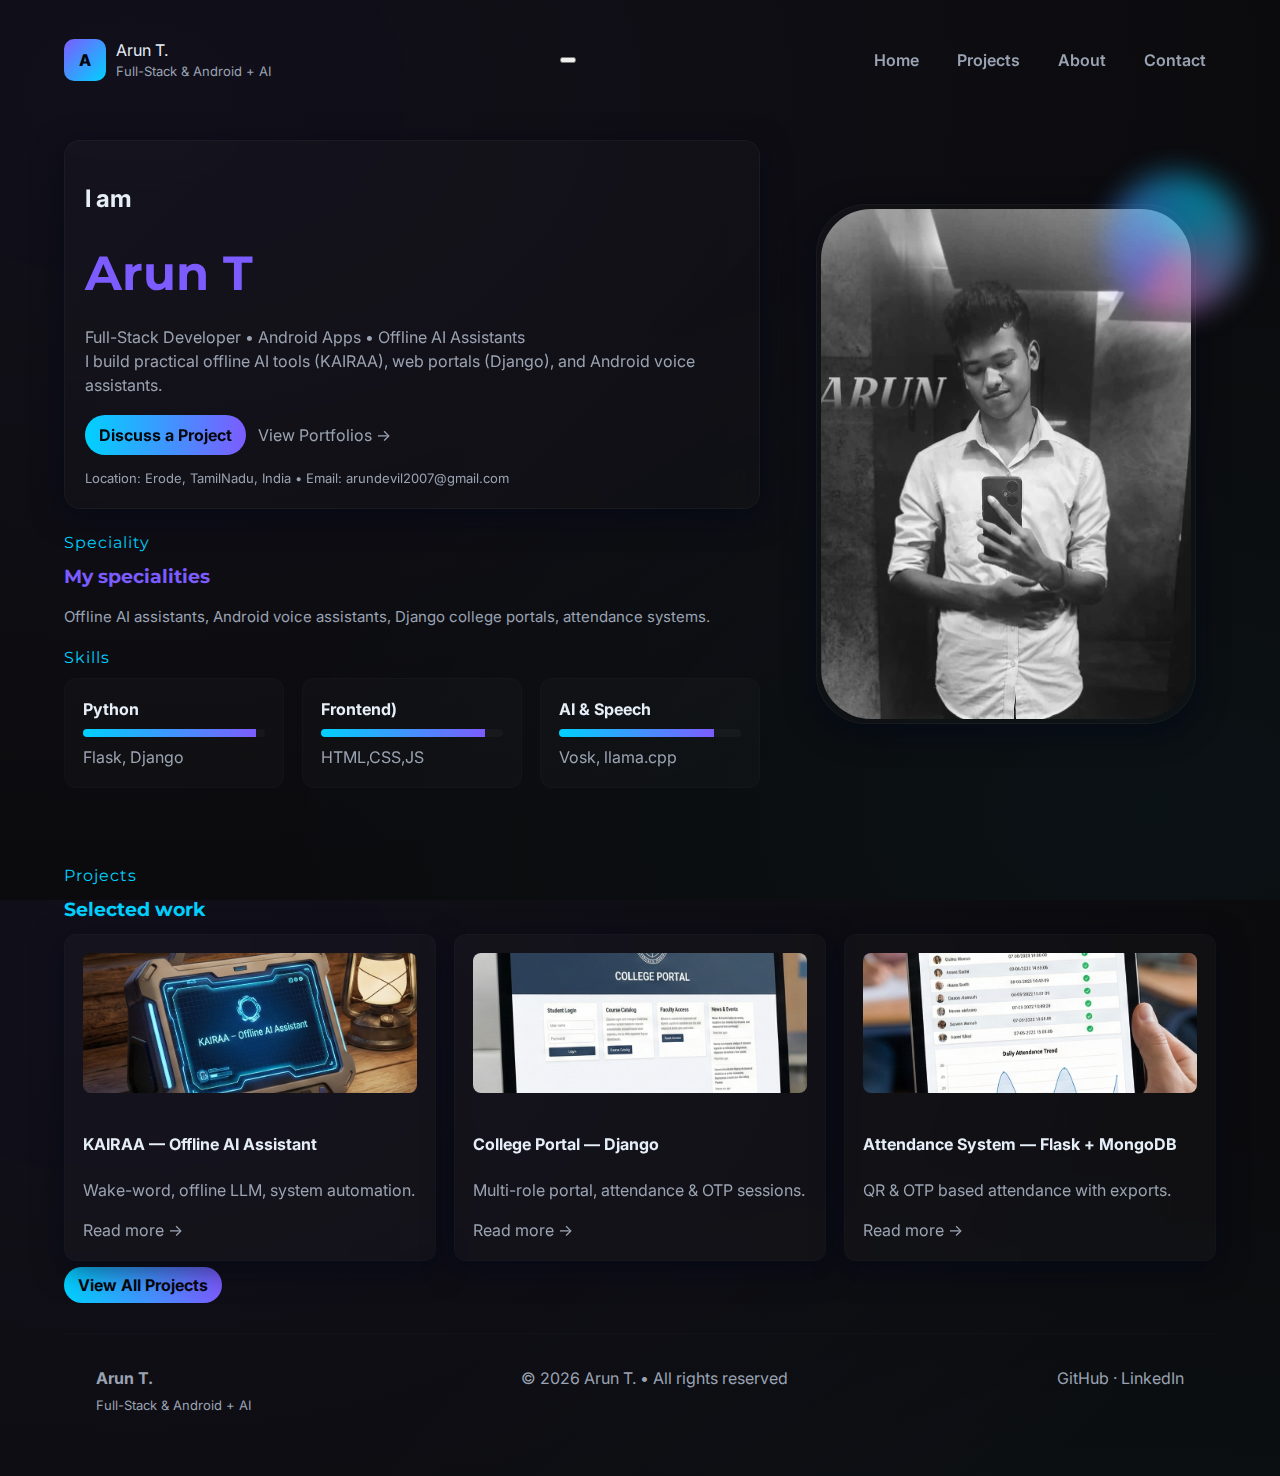
<file: index.html>
<!doctype html>
<html lang="en">
<head>
  <meta charset="utf-8"><meta name="viewport" content="width=device-width,initial-scale=1">
  <title>Arun T. — Portfolio</title>
  <link rel="stylesheet" href="styles.css">
  <link href="https://fonts.googleapis.com/css2?family=Inter:wght@300;400;600;700&family=Montserrat:wght@600;700&display=swap" rel="stylesheet">
</head>
<body>
  <div class="container">
    <div class="container nav">
  <div class="brand">
    <div class="logo">A</div>
    <div>
      <div class="brand-name">Arun T.</div>
      <div class="ssmall muted">Full-Stack & Android + AI</div>
    </div>
  </div>

  <!-- NAV BUTTON (mobile toggle) -->
  <button class="nav-toggle" aria-controls="primary-navigation" aria-expanded="false" aria-label="Toggle navigation">
    <span class="hamburger"></span>
  </button>

  <!-- NAV LINKS -->
  <nav id="primary-navigation" class="nav-links" aria-label="Main navigation">
    <a href="index.html">Home</a>
    <a href="projects.html">Projects</a>
    <a href="about.html">About</a>
    <a href="contact.html">Contact</a>
  </nav>
</div>


    <!-- HERO -->
    <header id="home" class="hero">
      <div class="hero-left">
        <div class="glass">
          <h2>I am </h2>
          <h1><span class="name">Arun T</span></h1>
          <p class="hero-sub">Full-Stack Developer • Android Apps • Offline AI Assistants<br>
            I build practical offline AI tools (KAIRAA), web portals (Django), and Android voice assistants.</p>
          <div class="hero-ctas">
            <a href="contact.html" class="btn-cta">Discuss a Project</a>
            <a href="projects.html" class="muted" style="align-self:center">View Portfolios →</a>
          </div>
          <div style="margin-top:14px" class="ssmall muted">Location: Erode, TamilNadu, India • Email: arundevil2007@gmail.com</div>
        </div>

        <!-- SPECIALITIES PREVIEW -->
        <section style="margin-top:22px">
          <div class="section-title">Speciality</div>
          <h3 style="margin:6px 0 0;font-family:Montserrat;color:var(--accent-1)">My specialities</h3>
          <p class="subtle">Offline AI assistants, Android voice assistants, Django college portals, attendance systems.</p>
        </section>

        <!-- SKILLS PREVIEW -->
        <section style="margin-top:18px">
          <div class="section-title">Skills</div>
          <div class="skills-grid">
            <div class="skill-card">
              <div class="skill-name">Python</div>
              <div class="progress"><i style="width:95%"></i></div>
              <div class="muted" style="margin-top:8px">Flask, Django</div>
            </div>

            <div class="skill-card">
              <div class="skill-name">Frontend)</div>
              <div class="progress"><i style="width:90%"></i></div>
              <div class="muted" style="margin-top:8px">HTML,CSS,JS</div>
            </div>

            <div class="skill-card">
              <div class="skill-name">AI & Speech</div>
              <div class="progress"><i style="width:85%"></i></div>
              <div class="muted" style="margin-top:8px">Vosk, llama.cpp</div>
            </div>

            
          </div>
        </section>

      </div>

      <div class="profile-wrap">
        <div class="profile-card glass profile-rounded">
            <img src="assets\profile.jpg" alt="Arun T. — profile">
        </div>

        <div class="neon-ring" aria-hidden="true"></div>
      </div>
    </header>

    <!-- Projects preview -->
    <section style="margin-top:28px">
      <div class="section-title">Projects</div>
      <h3 style="margin:6px 0 10px;font-family:Montserrat;color:var(--accent-2)">Selected work</h3>
      <div class="projects-grid">
        <div class="project glass">
          <img src="assets\p1.png" alt="KAIRAA">
          <h4>KAIRAA — Offline AI Assistant</h4>
          <p class="muted">Wake-word, offline LLM, system automation.</p>
          <div style="margin-top:10px"><a href="projects.html#project-kairaa" class="muted">Read more →</a></div>
        </div>

        <div class="project glass">
          <img src="assets\p2.png" alt="College Portal">
          <h4>College Portal — Django</h4>
          <p class="muted">Multi-role portal, attendance & OTP sessions.</p>
          <div style="margin-top:10px"><a href="projects.html#project-portal" class="muted">Read more →</a></div>
        </div>

        <div class="project glass">
          <img src="assets/p3.png" alt="Attendance">
          <h4>Attendance System — Flask + MongoDB</h4>
          <p class="muted">QR & OTP based attendance with exports.</p>
          <div style="margin-top:10px"><a href="projects.html#project-attendance" class="muted">Read more →</a></div>
        </div>
      </div>
      <div style="margin-top:12px"><a href="projects.html" class="btn-cta">View All Projects</a></div>
    </section>

    <!-- Footer -->
    <footer>
      <div style="display:flex;justify-content:space-between;align-items:flex-start;flex-wrap:wrap;gap:18px">
        <div>
          <div style="font-weight:700">Arun T.</div>
          <div class="ssmall muted" style="margin-top:6px">Full-Stack & Android + AI</div>
        </div>

        <div class="muted">© <span id="year"></span> Arun T. • All rights reserved</div>

        <div><a href="https://github.com/your" class="muted">GitHub</a> · <a href="https://linkedin.com/in/your" class="muted">LinkedIn</a></div>
      </div>
    </footer>

  </div>

  <script src="script.js" defer></script>
</body>
</html>
</file>
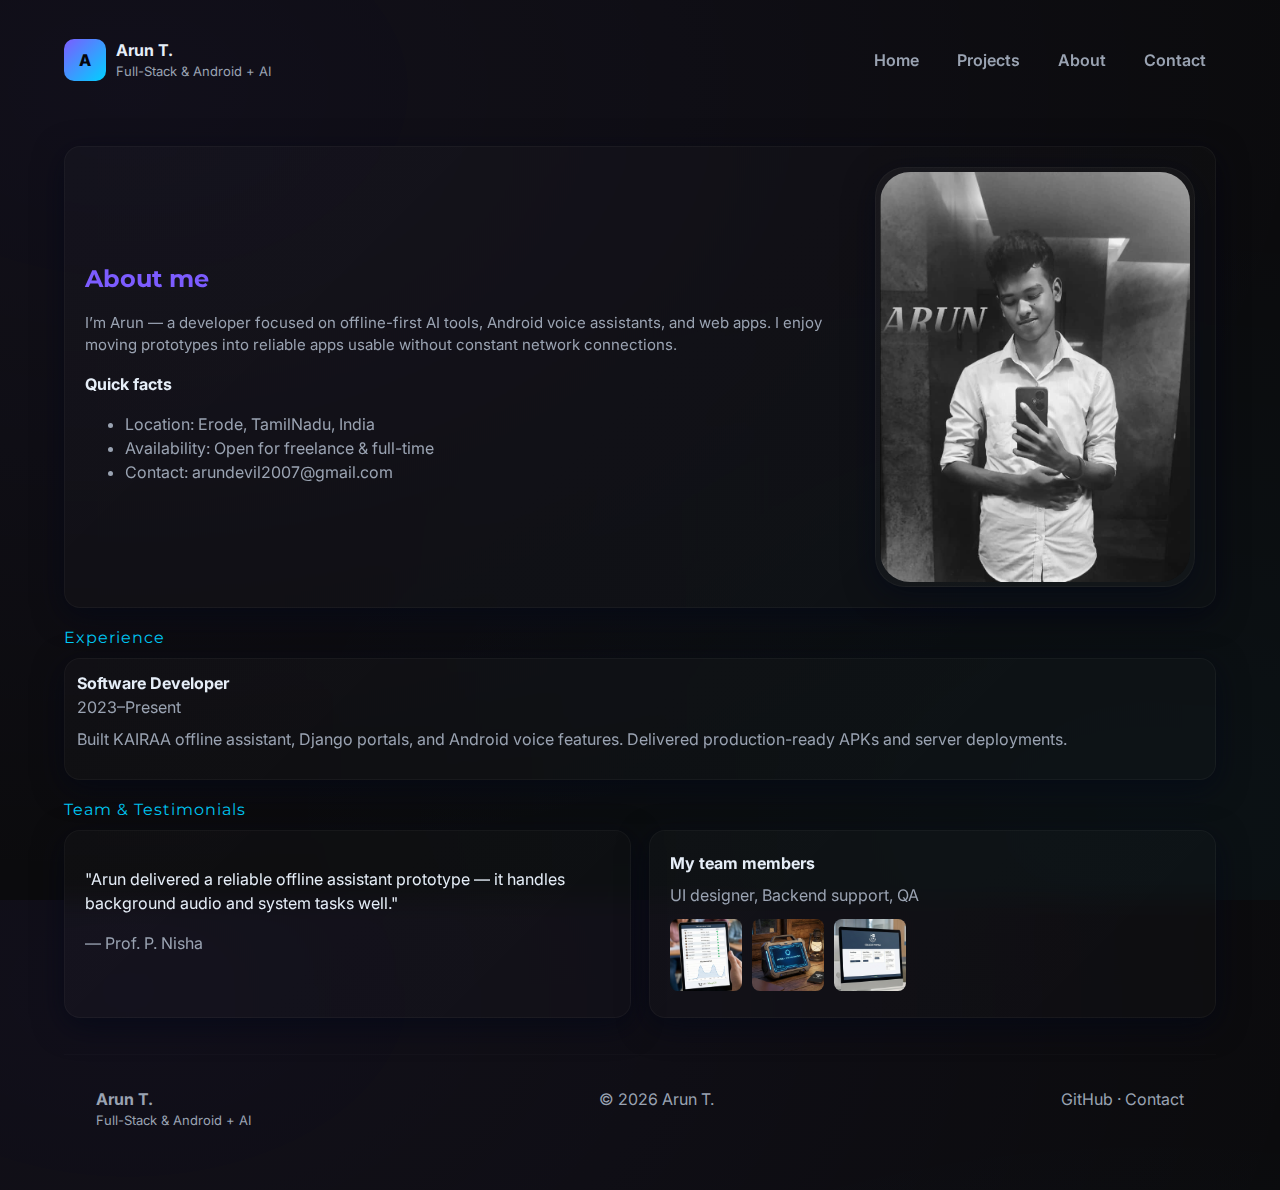
<file: about.html>
<!doctype html>
<html lang="en">
<head>
  <meta charset="utf-8"><meta name="viewport" content="width=device-width,initial-scale=1">
  <title>About — Arun T.</title>
  <link rel="stylesheet" href="styles.css">
  <link href="https://fonts.googleapis.com/css2?family=Inter:wght@300;400;600;700&family=Montserrat:wght@600;700&display=swap" rel="stylesheet">
</head>
<body>
  <div class="container">
    <nav class="nav">
      <div class="brand"><div class="logo">A</div><div><div style="font-weight:700">Arun T.</div><div class="ssmall">Full-Stack & Android + AI</div></div></div>
      <div class="nav-links">
        <a href="index.html">Home</a>
        <a href="projects.html">Projects</a>
        <a href="about.html" class="active">About</a>
        <a href="contact.html">Contact</a>
      </div>
    </nav>

    <main style="padding-top:18px">
      <section id="about" class="glass">
        <div style="display:flex;gap:18px;align-items:center;flex-wrap:wrap">
          <div style="flex:1;min-width:260px">
            <h2 style="font-family:Montserrat;color:var(--accent-1);margin:6px 0 6px">About me</h2>
            <p class="subtle">I’m Arun — a developer focused on offline-first AI tools, Android voice assistants, and web apps. I enjoy moving prototypes into reliable apps usable without constant network connections.</p>

            <div style="margin-top:12px">
              <strong>Quick facts</strong>
              <ul class="muted">
                <li>Location: Erode, TamilNadu, India</li>
                <li>Availability: Open for freelance & full-time</li>
                <li>Contact: arundevil2007@gmail.com</li>
              </ul>
            </div>
          </div>

          <div style="width:320px">
            <div class="profile-card glass profile-rounded about-profile">
                <img src="assets/profile.jpg" alt="Arun T. – profile">
            </div>

          </div>
        </div>
      </section>

      <!-- Experience -->
      <section style="margin-top:18px">
        <div class="section-title">Experience</div>
        <div style="display:grid;gap:12px">
          <div class="glass" style="padding:12px">
            <strong>Software Developer</strong><br><span class="muted">2023–Present</span>
            <p class="muted" style="margin-top:8px">Built KAIRAA offline assistant, Django portals, and Android voice features. Delivered production-ready APKs and server deployments.</p>
          </div>
      </section>

      <!-- Team / Testimonials -->
      <section style="margin-top:18px">
        <div class="section-title">Team & Testimonials</div>
        <div style="display:grid;grid-template-columns:1fr 1fr;gap:18px;margin-top:8px">
          <div class="testimonial glass">
            <p>"Arun delivered a reliable offline assistant prototype — it handles background audio and system tasks well."</p>
            <div class="muted" style="margin-top:10px">— Prof. P. Nisha</div>
          </div>

          <div class="glass">
            <div style="font-weight:700">My team members</div>
            <div class="muted" style="margin-top:8px">UI designer, Backend support, QA</div>

            <div style="display:flex;gap:10px;margin-top:12px">
              <div style="width:72px"><img src="assets/p3.png" style="width:72px;height:72px;object-fit:cover;border-radius:8px" alt=""></div>
              <div style="width:72px"><img src="assets/p1.png" style="width:72px;height:72px;object-fit:cover;border-radius:8px" alt=""></div>
              <div style="width:72px"><img src="assets/p2.png" style="width:72px;height:72px;object-fit:cover;border-radius:8px" alt=""></div>
            </div>
          </div>
        </div>
      </section>

    </main>

    <footer>
      <div style="display:flex;justify-content:space-between;align-items:flex-start;flex-wrap:wrap;gap:18px">
        <div><div style="font-weight:700">Arun T.</div><div class="ssmall muted">Full-Stack & Android + AI</div></div>
        <div class="muted">© <span id="year"></span> Arun T.</div>
        <div><a href="https://github.com/ARUN-1-tech" class="muted">GitHub</a> · <a href="contact.html" class="muted">Contact</a></div>
      </div>
    </footer>
  </div>

  <script src="script.js" defer></script>
</body>
</html>
</file>
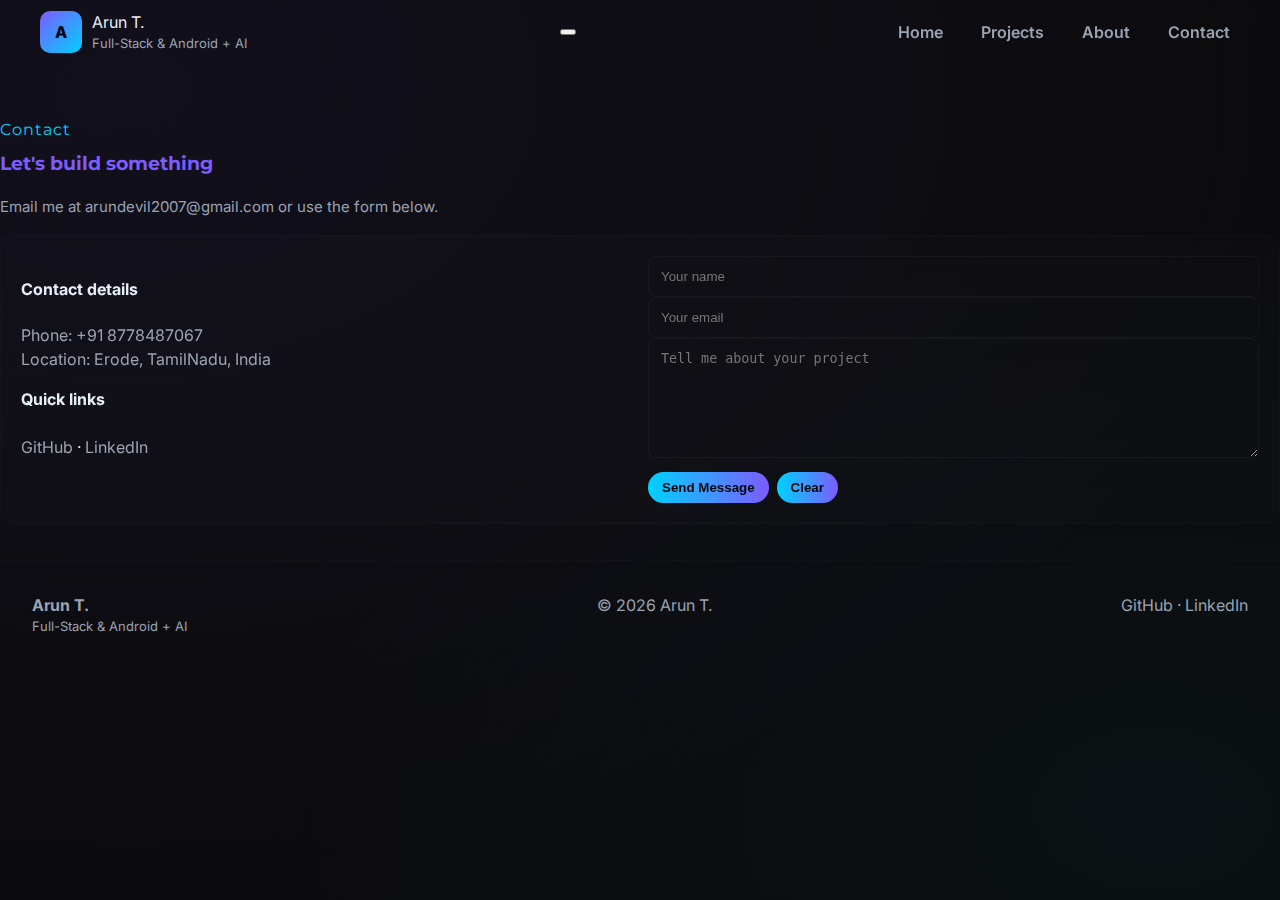
<file: contact.html>
<!doctype html>
<html lang="en">
<head>
  <meta charset="utf-8"><meta name="viewport" content="width=device-width,initial-scale=1">
  <title>Contact — Arun T.</title>
  <link rel="stylesheet" href="styles.css">
  <link href="https://fonts.googleapis.com/css2?family=Inter:wght@300;400;600;700&family=Montserrat:wght@600;700&display=swap" rel="stylesheet">
</head>
<body>
  <div class="container nav">
  <div class="brand">
    <div class="logo">A</div>
    <div>
      <div class="brand-name">Arun T.</div>
      <div class="ssmall muted">Full-Stack & Android + AI</div>
    </div>
  </div>

  <!-- NAV BUTTON (mobile toggle) -->
  <button class="nav-toggle" aria-controls="primary-navigation" aria-expanded="false" aria-label="Toggle navigation">
    <span class="hamburger"></span>
  </button>

  <!-- NAV LINKS -->
  <nav id="primary-navigation" class="nav-links" aria-label="Main navigation">
    <a href="index.html">Home</a>
    <a href="projects.html">Projects</a>
    <a href="about.html">About</a>
    <a href="contact.html">Contact</a>
  </nav>
</div>


    <main style="padding-top:18px">
      <section id="contact-section">
        <div class="section-title">Contact</div>
        <h3 style="font-family:Montserrat;color:var(--accent-1);margin-top:6px">Let's build something</h3>
        <p class="subtle">Email me at <a href="mailto:arundevil2007@gmail.com" class="muted">arundevil2007@gmail.com</a> or use the form below.</p>

        <div class="contact-card" style="margin-top:16px">
          <div>
            <h4>Contact details</h4>
            <p class="muted">Phone: +91 8778487067<br>Location: Erode, TamilNadu, India</p>
            <p style="margin-top:12px"><strong>Quick links</strong><br><br><a href="https://github.com/ARUN-1-tech" class="muted">GitHub</a> · <a href="https://www.linkedin.com/in/arun-t-84b61b328/" class="muted">LinkedIn</a></p>
          </div>

          <form id="contactForm" action="https://formspree.io/f/abcdxyzq" method="POST">
            <input class="input" name="name" id="name" placeholder="Your name" required>
            <input class="input" name="email" id="email" placeholder="Your email" type="email" required>
            <textarea name="message" id="message" placeholder="Tell me about your project" required></textarea>
          
            <div style="display: flex; gap: 8px; margin-top: 8px;">
              <button class="btn-cta" type="submit">Send Message</button>
              <button type="reset" class="btn-cta ghost">Clear</button>
            </div>
          </form>


        </div>
      </section>
    </main>

    <footer>
      <div style="display:flex;justify-content:space-between;align-items:flex-start;flex-wrap:wrap;gap:18px">
        <div><div style="font-weight:700">Arun T.</div><div class="ssmall muted">Full-Stack & Android + AI</div></div>
        <div class="muted">© <span id="year"></span> Arun T.</div>
        <div><a href="https://github.com/ARUN-1-tech" class="muted">GitHub</a> · <a href="https://www.linkedin.com/in/arun-t-84b61b328/" class="muted">LinkedIn</a></div>
      </div>
    </footer>

  </div>

  <script src="script.js" defer></script>
</body>
</html>
</file>
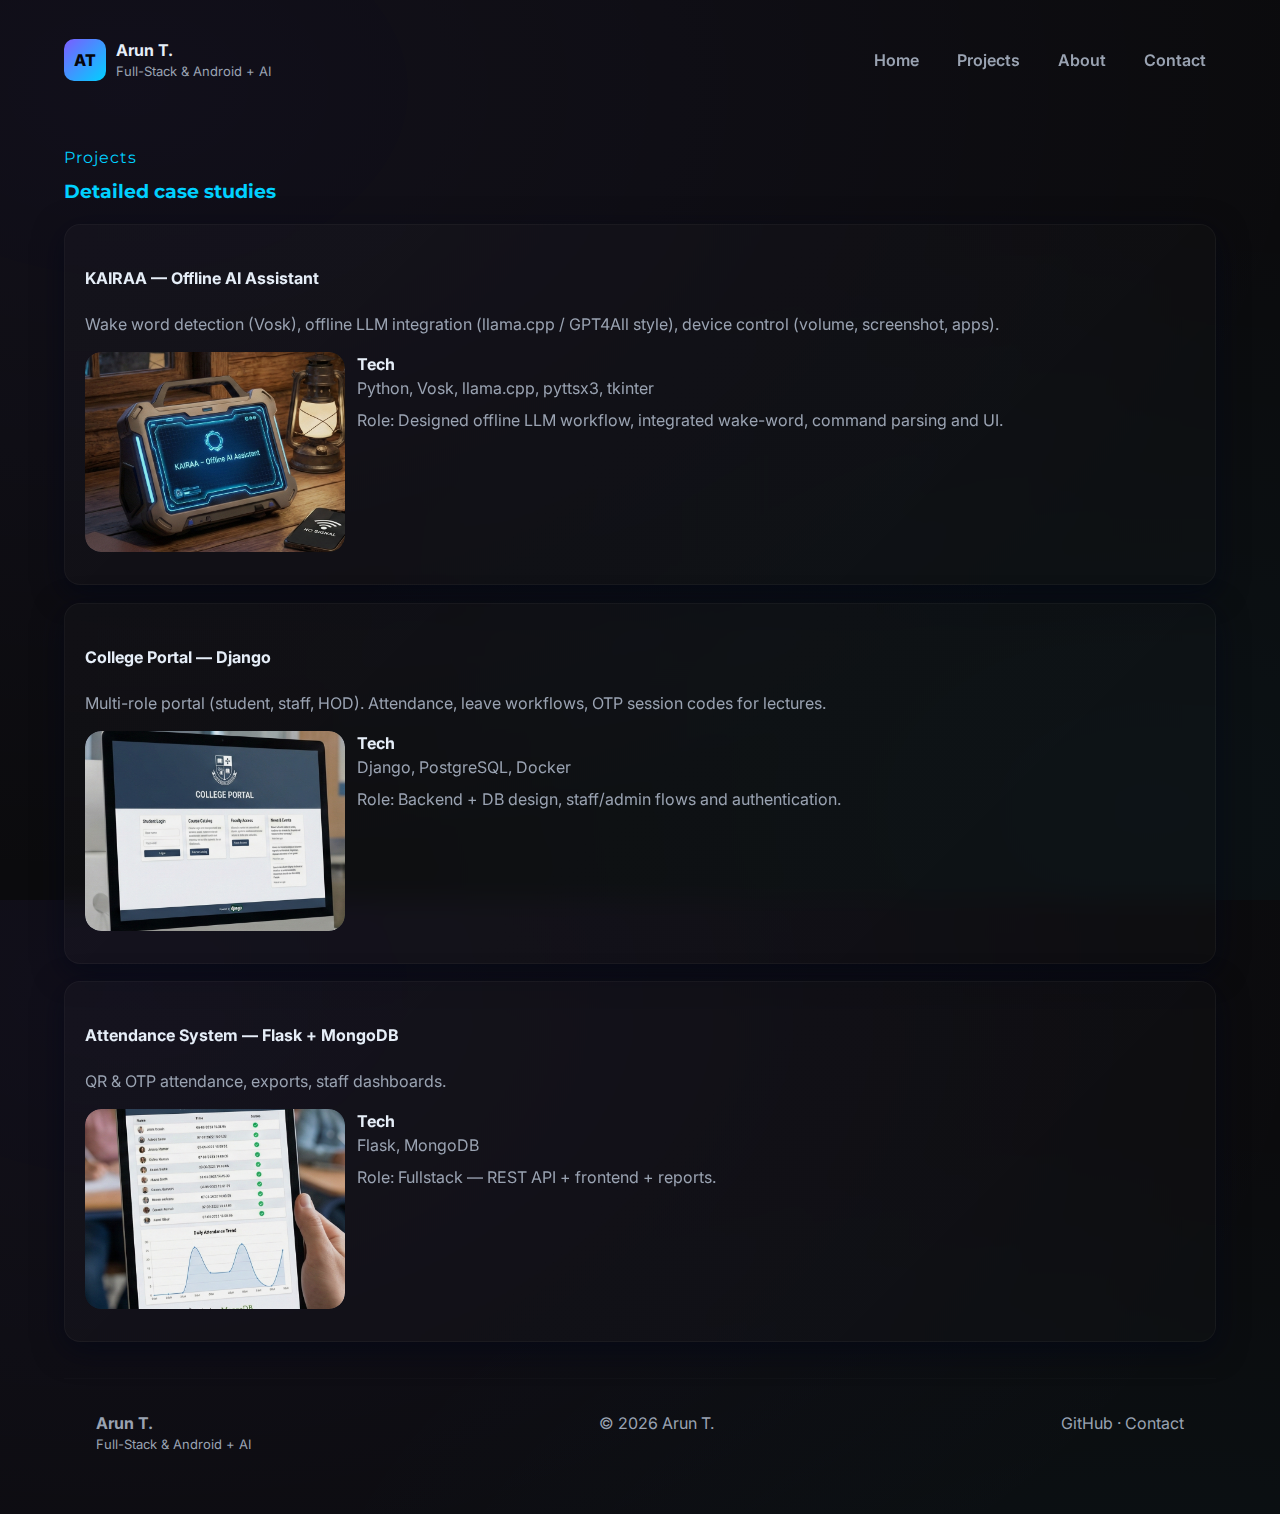
<file: projects.html>
<!doctype html>
<html lang="en">
<head>
  <meta charset="utf-8"><meta name="viewport" content="width=device-width,initial-scale=1">
  <title>Projects — Arun T.</title>
  <link rel="stylesheet" href="styles.css">
  <link href="https://fonts.googleapis.com/css2?family=Inter:wght@300;400;600;700&family=Montserrat:wght@600;700&display=swap" rel="stylesheet">
</head>
<body>
  <div class="container">
    <nav class="nav">
      <div class="brand"><div class="logo">AT</div><div><div style="font-weight:700">Arun T.</div><div class="ssmall">Full-Stack & Android + AI</div></div></div>
      <div class="nav-links">
        <a href="index.html">Home</a>
        <a href="projects.html" class="active">Projects</a>
        <a href="about.html">About</a>
        <a href="contact.html">Contact</a>
      </div>
    </nav>

    <main style="padding-top:18px">
      <section>
        <div class="section-title">Projects</div>
        <h3 style="font-family:Montserrat;color:var(--accent-2);margin-top:6px">Detailed case studies</h3>

        <div style="margin-top:18px" id="project-kairaa" class="glass">
          <h4>KAIRAA — Offline AI Assistant</h4>
          <p class="muted">Wake word detection (Vosk), offline LLM integration (llama.cpp / GPT4All style), device control (volume, screenshot, apps).</p>
          <div style="display:flex;gap:12px;margin-top:12px;flex-wrap:wrap">
            <div class="project-img">
                <img src="assets/p1.png" alt="KAIRAA AI">
            </div>

            <div style="flex:1">
              <strong>Tech</strong>
              <div class="muted">Python, Vosk, llama.cpp, pyttsx3, tkinter</div>
              <p class="muted" style="margin-top:8px">Role: Designed offline LLM workflow, integrated wake-word, command parsing and UI.</p>
            </div>
          </div>
        </div>

        <div style="margin-top:18px" id="project-portal" class="glass">
          <h4>College Portal — Django</h4>
          <p class="muted">Multi-role portal (student, staff, HOD). Attendance, leave workflows, OTP session codes for lectures.</p>
          <div style="display:flex;gap:12px;margin-top:12px;flex-wrap:wrap">
            <div class="project-img">
                <img src="assets/p2.png" alt="College Portal">
            </div>

            <div style="flex:1">
              <strong>Tech</strong>
              <div class="muted">Django, PostgreSQL, Docker</div>
              <p class="muted" style="margin-top:8px">Role: Backend + DB design, staff/admin flows and authentication.</p>
            </div>
          </div>
        </div>

        <div style="margin-top:18px" id="project-attendance" class="glass">
          <h4>Attendance System — Flask + MongoDB</h4>
          <p class="muted">QR & OTP attendance, exports, staff dashboards.</p>
          <div style="display:flex;gap:12px;margin-top:12px;flex-wrap:wrap">
            <div class="project-img">
                <img src="assets/p3.png" alt="Attendance">
            </div>

            <div style="flex:1">
              <strong>Tech</strong>
              <div class="muted">Flask, MongoDB</div>
              <p class="muted" style="margin-top:8px">Role: Fullstack — REST API + frontend + reports.</p>
            </div>
          </div>
        </div>

      </section>
    </main>

    <footer>
      <div style="display:flex;justify-content:space-between;align-items:flex-start;flex-wrap:wrap;gap:18px">
        <div><div style="font-weight:700">Arun T.</div><div class="ssmall muted">Full-Stack & Android + AI</div></div>
        <div class="muted">© <span id="year"></span> Arun T.</div>
        <div><a href="https://github.com/ARUN-1-tech" class="muted">GitHub</a> · <a href="contact.html" class="muted">Contact</a></div>
      </div>
    </footer>
  </div>

  <script src="script.js" defer></script>
</body>
</html>
</file>
<file: styles.css>
:root{
  --bg:#0b0b0d;
  --card:#0f1113aa;
  --glass-border: rgba(255,255,255,0.04);
  --accent-1: #7c5cff;
  --accent-2: #00d1ff;
  --muted: #9aa3b2;
  --glass-blur: 12px;
  --max-width:1200px;
}
*{box-sizing:border-box}
html,body{height:100%}
body{
  margin:0;font-family:Inter,system-ui,-apple-system,'Segoe UI',Roboto,Arial;
  background:
    radial-gradient(1200px 800px at 10% 10%, rgba(124,92,255,0.06), transparent),
    radial-gradient(900px 600px at 90% 90%, rgba(0,209,255,0.03), transparent),
    var(--bg);
  color:#e6eef8;line-height:1.5;-webkit-font-smoothing:antialiased;
  padding-bottom:80px;
}
.container{max-width:var(--max-width);margin:0 auto;padding:28px 24px}
*{
    text-decoration: none;
}
/* NAV */
.nav{display:flex;align-items:center;justify-content:space-between;gap:16px;padding:10px 0}
.brand{display:flex;align-items:center;gap:10px}
.logo{width:42px;height:42px;border-radius:10px;background:linear-gradient(135deg,var(--accent-1),var(--accent-2));display:flex;align-items:center;justify-content:center;color:#05060a;font-weight:800}
.nav-links{display:flex;gap:18px;align-items:center}
.nav-links a{color:var(--muted);text-decoration:none;font-weight:600}
.btn-cta{padding:8px 14px;border-radius:999px;background:linear-gradient(90deg,var(--accent-2),var(--accent-1));color:#05060a;font-weight:700;border:none;cursor:pointer}

/* GLASS */
.glass{
  background: linear-gradient(135deg, rgba(255,255,255,0.02), rgba(255,255,255,0.01));
  border:1px solid var(--glass-border);
  backdrop-filter: blur(var(--glass-blur));
  -webkit-backdrop-filter: blur(var(--glass-blur));
  border-radius:16px;padding:20px;box-shadow:0 8px 30px rgba(2,6,23,0.6);
}

/* HERO (index) */
.hero{display:grid;grid-template-columns:1fr 420px;gap:36px;align-items:center;padding:48px 0}
.hero-left h1{font-family:Montserrat,Inter;font-size:40px;margin:0 0 12px;color:#cfe8ff}
.hero-left h1 .name{display:block;color:var(--accent-1);font-size:48px}
.hero-sub{color:var(--muted);margin-bottom:18px}
.hero-ctas{display:flex;gap:12px;align-items:center}

/* PROFILE */
.profile-wrap{display:flex;align-items:center;justify-content:center;position:relative}
.profile-card{width:380px;height:520px;border-radius:20px;overflow:hidden;position:relative;display:flex;align-items:center;justify-content:center}
.profile-card{border-radius: 5px;}
.profile-card img{width:100%;height:100%;object-fit:cover;filter:grayscale(10%) contrast(95%)}
.neon-ring{position:absolute;right:-30px;top:-30px;width:140px;height:140px;border-radius:50%;background:conic-gradient(from 210deg at 50% 50%, rgba(124,92,255,0.9), rgba(0,209,255,0.9), rgba(255,102,196,0.9));filter:blur(14px);opacity:0.6}


/* Sections */
section{margin-top:36px}
.section-title{font-family:Montserrat;color:var(--accent-2);letter-spacing:1px;margin-bottom:8px}
.subtle{color:var(--muted);font-size:15px}
.muted{color:var(--muted)}
.center{text-align:center}

/* Skills */
.skills-grid{display:grid;grid-template-columns:repeat(3,1fr);gap:18px;margin-top:8px}
.skill-card{padding:18px;border-radius:12px;background:rgba(255,255,255,0.02);border:1px solid rgba(255,255,255,0.02)}
.skill-name{font-weight:700;margin-bottom:8px}
.progress{height:8px;background:rgba(255,255,255,0.03);border-radius:999px;overflow:hidden}
.progress > i{display:block;height:100%;background:linear-gradient(90deg,var(--accent-2),var(--accent-1));}

/* Projects */
.projects-grid{display:grid;grid-template-columns:repeat(3,1fr);gap:18px}
.project{padding:18px;border-radius:12px;background:rgba(255,255,255,0.02);border:1px solid rgba(255,255,255,0.02)}
.project img{width:100%;height:140px;object-fit:cover;border-radius:8px;margin-bottom:12px}
.tag{font-size:12px;padding:6px 8px;border-radius:999px;background:rgba(255,255,255,0.03);color:var(--muted)}

/* Testimonials, contact */
.test-grid{display:grid;grid-template-columns:1fr 1fr;gap:18px}
.contact-card{display:grid;grid-template-columns:1fr 1fr;gap:16px;padding:20px;border-radius:12px;background:linear-gradient(180deg, rgba(255,255,255,0.01), rgba(255,255,255,0.01));border:1px solid rgba(255,255,255,0.02)}
.input,textarea{width:100%;padding:12px;border-radius:8px;background:transparent;border:1px solid rgba(255,255,255,0.04);color:inherit}
textarea{min-height:120px}
footer{margin-top:36px;padding:32px;border-top:1px solid rgba(255,255,255,0.02);color:var(--muted)}

/* Responsive */
@media (max-width:1100px){
  .hero{grid-template-columns:1fr 340px}
  .profile-card{width:320px;height:440px}
  .projects-grid{grid-template-columns:repeat(2,1fr)}
  .skills-grid{grid-template-columns:repeat(2,1fr)}
}
@media (max-width:780px){
  .nav-links{display:none}
  .hero{grid-template-columns:1fr;gap:18px}
  .profile-card{width:100%;height:360px}
  .projects-grid{grid-template-columns:1fr}
  .skills-grid{grid-template-columns:1fr}
  .contact-card{grid-template-columns:1fr}
  .container{padding:18px}
}

/* small helpers */
.flex{display:flex;gap:12px;align-items:center}
.ssmall{font-size:13px;color:var(--muted)}

/* -----------------------------------
   LIGHTLY ROUNDED, GLOWING PROFILE
   ----------------------------------- */
.profile-rounded {
  width: 380px;       /* adjust as needed */
  height: 520px;      /* adjust based on your image */
  border-radius: 50px;
  overflow: hidden;
  position: relative;
  padding: 4px;        /* spacing for neon border */
  transition: transform 320ms cubic-bezier(.2,.9,.3,1), 
              box-shadow 320ms ease;
  will-change: transform, box-shadow;
  animation: floaty 6s ease-in-out infinite;
}

/* Profile image inside */
.profile-rounded img {
  width: 100%;
  height: 100%;
  object-fit: cover;
  border-radius: 50px;   /* smaller radius to match outer frame */
  filter: grayscale(10%) contrast(95%);
  transition: transform 320ms cubic-bezier(.2,.9,.3,1), 
              filter 320ms ease;
  will-change: transform, filter;
}

/* Hover raise + stronger glow */
.profile-rounded:hover,
.profile-rounded:focus-within {
  transform: translateY(-10px) scale(1.015);
  box-shadow: 
    0 12px 32px rgba(2, 6, 23, 0.6),
    0 0 24px rgba(0, 209, 255, 0.15),
    0 0 40px rgba(124, 92, 255, 0.12);
}

.profile-rounded:hover img,
.profile-rounded:focus-within img {
  transform: translateY(-4px) scale(1.01);
  filter: grayscale(0%) contrast(1.05);
}

/* Floating animation */
@keyframes floaty {
  0%   { transform: translateY(0px); }
  50%  { transform: translateY(-10px); }
  100% { transform: translateY(0px); }
}

/* About Page Image — same glowing style but different size */
.about-profile {
  width: 320px;        /* match your about page layout */
  height: 420px;
  border-radius: 30px;
}

/* Make inner image rounded properly */
.about-profile img {
  border-radius: 30px;
}

/* -----------------------------------
   PROJECT IMAGE — CONTROL SIZE + GLOW
   ----------------------------------- */
.project-img {
  width: 260px;           /* adjust width */
  height: 200px;          /* adjust height */
  border-radius: 16px;
  overflow: hidden;
  position: relative;
  transition: transform 300ms cubic-bezier(.2,.9,.3,1), 
              box-shadow 300ms ease;
  will-change: transform, box-shadow;
  margin-bottom: 12px;
}

/* Image styles */
.project-img img {
  width: 100%;
  height: 100%;
  object-fit: cover;       /* keeps image clean */
  border-radius: 16px;
  transition: transform 300ms cubic-bezier(.2,.9,.3,1),
              filter 300ms ease;
  filter: brightness(0.95);
}

/* Neon border glow */
.project-img::before {
  content: "";
  position: absolute;
  inset: 0;
  border-radius: 16px;
  padding: 3px;
  background: linear-gradient(
    135deg,
    rgba(124, 92, 255, 0.7),
    rgba(0, 209, 255, 0.7)
  );
  -webkit-mask:
    linear-gradient(#000 0 0) content-box,
    linear-gradient(#000 0 0);
  -webkit-mask-composite: xor;
          mask-composite: exclude;
  opacity: 0.35;
  filter: blur(8px);
  pointer-events: none;
  transition: opacity 260ms ease;
}

/* Hover effect */
.project-img:hover {
  transform: translateY(-8px) scale(1.02);
  box-shadow:
    0 10px 28px rgba(2, 6, 23, 0.6),
    0 0 32px rgba(0, 209, 255, 0.12),
    0 0 48px rgba(124, 92, 255, 0.09);
}

.project-img:hover img {
  transform: scale(1.05);
  filter: brightness(1.02);
}

.project-img:hover::before {
  opacity: 0.75;
}

/* -----------------------------------------
   UNIVERSAL HOVER EFFECT FOR ALL CONTAINERS
   Applies to ANY element with .glass, .project,
   .skill-card, .testimonial, .contact-card
   ----------------------------------------- */

.glass,
.project,
.skill-card,
.testimonial,
.contact-card {
  position: relative;
  transition: transform 280ms cubic-bezier(.2,.9,.3,1),
              box-shadow 280ms cubic-bezier(.2,.9,.3,1),
              background 280ms ease;
  will-change: transform, box-shadow;
}

/* Main hover effect */
.glass:hover,
.project:hover,
.skill-card:hover,
.testimonial:hover,
.contact-card:hover {
  transform: translateY(-8px) scale(1.01);
  box-shadow:
    0 12px 32px rgba(2, 6, 23, 0.55),
    0 0 30px rgba(0, 209, 255, 0.10),
    0 0 40px rgba(124, 92, 255, 0.08);
}

/* Neon outline glow on hover */
.glass:hover::before,
.project:hover::before,
.skill-card:hover::before,
.testimonial:hover::before,
.contact-card:hover::before {
  opacity: 1;
  transform: scale(1.03);
}

/* Neon border creation */
.glass::before,
.project::before,
.skill-card::before,
.testimonial::before,
.contact-card::before {
  content: "";
  position: absolute;
  inset: 0;
  border-radius: inherit;
  background: linear-gradient(
    135deg,
    rgba(124, 92, 255, 0.08),
    rgba(0, 209, 255, 0.08)
  );
  opacity: 0;
  transition: opacity 280ms ease, transform 280ms ease;
  z-index: -1;
}

/* -----------------------------------------
   NAVBAR LINKS — NEON HOVER EFFECT
   ----------------------------------------- */

.nav-links a {
  position: relative;
  text-decoration: none;
  color: var(--muted);
  padding: 6px 10px;
  border-radius: 8px;
  transition: 
    color 220ms ease,
    transform 240ms cubic-bezier(.2,.9,.3,1),
    box-shadow 240ms cubic-bezier(.2,.9,.3,1);
  will-change: transform, box-shadow;
}

/* Hover lift + glow */
.nav-links a:hover {
  color: var(--accent-2); /* cyan highlight */
  transform: translateY(-4px);
  box-shadow:
    0 4px 18px rgba(2, 6, 23, 0.6),
    0 0 12px rgba(0, 209, 255, 0.25),
    0 0 18px rgba(124, 92, 255, 0.18);
}

/* Neon underline animation */
.nav-links a::after {
  content: "";
  position: absolute;
  left: 0;
  right: 0;
  bottom: -2px;
  height: 2px;
  background: linear-gradient(90deg, var(--accent-1), var(--accent-2));
  border-radius: 999px;
  transform: scaleX(0);
  transform-origin: center;
  transition: transform 260ms ease;
}

/* Show underline on hover */
.nav-links a:hover::after {
  transform: scaleX(1);
}
</file>
